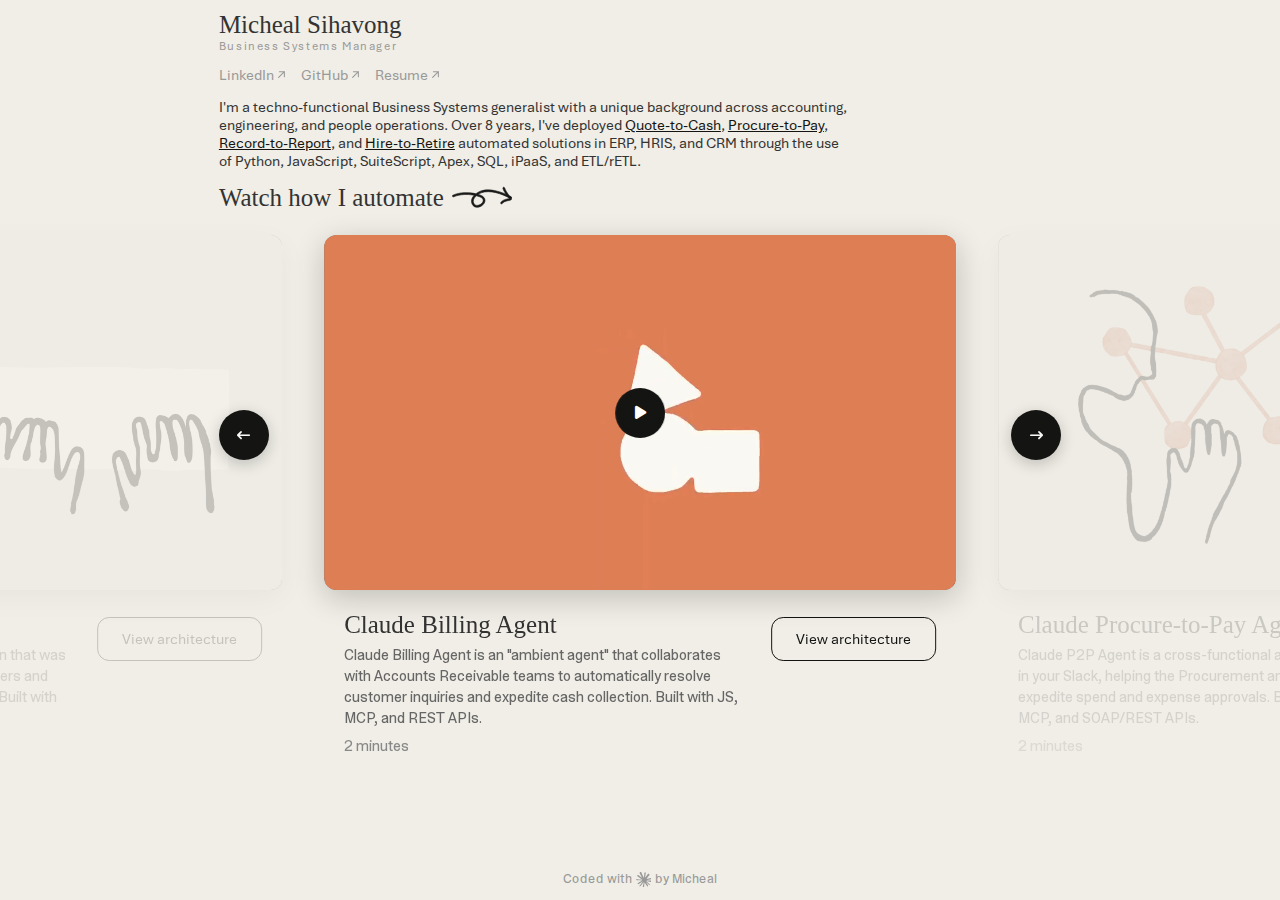
<file: projects/anthropic/index.html>
<!DOCTYPE html>
<html lang="en">
<head>
    <meta charset="UTF-8">
    <meta name="viewport" content="width=device-width, initial-scale=1.0">
    <title>Micheal Sihavong</title>
    <link rel="icon" type="image/png" href="images/logo_icon.png"/>
    <link rel="stylesheet" href="styles.css">
    <link rel="stylesheet" href="https://cdnjs.cloudflare.com/ajax/libs/font-awesome/6.0.0/css/all.min.css">
    <link href="https://fonts.googleapis.com/css2?family=Libre+Baskerville:ital,wght@0,400;0,700;1,400&family=Noto+Sans:ital,wght@0,100..900;1,100..900&display=swap" rel="stylesheet">
</head>
<body>
    <div class="container">
        <header>
            <div class="title"> 
                <span>Micheal Sihavong</span>
            </div>
            <div class="sub-title">
                <span>Business Systems Manager</span>
            </div>           
            <div class="socials">
                <a href="https://www.linkedin.com/in/msihavong/" target="_blank">
                    <span>LinkedIn</span>
                    <svg width="9" style="transform:translate(1px, -2px)" viewBox="0 0 11 12" fill="none" xmlns="http://www.w3.org/2000/svg"><path d="M1.70985 4.5H7.7804M7.7804 4.5V10.5705M7.7804 4.5L0.780396 11.5" stroke="currentColor" stroke-width="1.3" stroke-linecap="round" stroke-linejoin="round"></path></svg>
                </a>
                <a href="https://github.com/mykkelol" target="_blank">
                    <span>GitHub</span>
                    <svg width="9" style="transform:translate(1px, -2px)" viewBox="0 0 11 12" fill="none" xmlns="http://www.w3.org/2000/svg"><path d="M1.70985 4.5H7.7804M7.7804 4.5V10.5705M7.7804 4.5L0.780396 11.5" stroke="currentColor" stroke-width="1.3" stroke-linecap="round" stroke-linejoin="round"></path></svg>
                </a>
                <a href="https://www.linkedin.com/in/micheal-sihavong/" target="_blank">
                    <span>Resume</span>
                    <svg width="9" style="transform:translate(1px, -2px)" viewBox="0 0 11 12" fill="none" xmlns="http://www.w3.org/2000/svg"><path d="M1.70985 4.5H7.7804M7.7804 4.5V10.5705M7.7804 4.5L0.780396 11.5" stroke="currentColor" stroke-width="1.3" stroke-linecap="round" stroke-linejoin="round"></path></svg>
                </a>
            </div>
            <div class="description">
                <p>
                    I'm a techno-functional Business Systems generalist with a unique background
                    across accounting, engineering, and people operations. Over 8 years, I've deployed
                    <a class="hyperlink" href="#" target="_blank">Quote-to-Cash</a>,
                    <a class="hyperlink" href="#" target="_blank">Procure-to-Pay</a>,
                    <a class="hyperlink" href="#" target="_blank">Record-to-Report</a>, and
                    <a class="hyperlink" href="#" target="_blank">Hire-to-Retire</a> 
                    automated solutions in ERP, HRIS, and CRM through the use of Python, 
                    JavaScript, SuiteScript, Apex, SQL, iPaaS, and ETL/rETL.
                </p>
            </div>
            <div class="transition">
                <span>Watch how I automate</span>
                <svg xmlns="http://www.w3.org/2000/svg" 
                     fill="none" 
                     viewBox="0 0 99 35" 
                     class="custom-svg fill-black-900 animate-fade-up delay-500 opacity-0">
                    <path fill="#1a1a1a" 
                          stroke="#1a1a1a" 
                          d="m50.69 15.586.003.002c2.71 2.085 3.807 4.48 3.783 6.912-.036 3.398-2.495 6.788-5.756 8.847-3.23 2.057-7.337 2.958-10.705 1.63-2.33-.896-4.283-2.86-5.335-6.156-1.227-3.776-.209-7.357 1.906-10.448.623-.943 1.34-1.775 2.115-2.574a910 910 0 0 0-3.142-.577c-4.473-.661-9.18-.827-13.696-.578h-.006c-5.96.248-11.657 1.488-17.162 3.801l-.02.008-.02.007c-.747.243-1.61-.113-1.928-.866-.325-.772.064-1.625.79-1.979l.012-.006.013-.005c5.835-2.444 11.876-3.793 18.19-4.046h.002c4.696-.167 9.613-.084 14.303.675h.005c1.845.32 3.668.642 5.472 1.039 2.439-1.88 5.123-3.354 7.421-4.266l.008-.003c7.87-2.971 17.063-2.513 26.01-.395 8.95 2.12 17.707 5.916 24.744 9.684a1.474 1.474 0 0 1 .63 2.01c-.396.762-1.314.998-2.031.632l-.009-.005c-6.764-3.618-15.151-7.292-23.7-9.355-8.557-2.065-17.223-2.504-24.58.284-1.457.552-3.107 1.402-4.732 2.45l.298.116.002.001.316.103c2.214.719 4.83 1.568 6.8 3.058Zm-8.1-.3-.01-.003a15 15 0 0 0-2.323-.682c-1.218 1.025-2.317 2.191-3.185 3.497l-.007.01c-1.634 2.334-2.419 5.01-1.52 7.822.745 2.299 2.04 3.591 3.569 4.196l.007.003c2.404.996 5.459.248 7.987-1.378l.007-.004c2.495-1.541 4.324-3.912 4.35-6.34.014-1.473-.718-3.005-2.59-4.437-.857-.628-1.883-1.11-2.977-1.53-.685-.263-1.369-.493-2.048-.722a80 80 0 0 1-1.26-.431Z">
                    </path>
                    <path fill="#1a1a1a" 
                          stroke="#1a1a1a" 
                          d="M92.573 19.695c.696-.132 1.51-.314 2.202-.528a20 20 0 0 0-.653-.644l-.007-.007a41 41 0 0 0-.723-.696 54 54 0 0 1-.513-.49c-.387-.376-.756-.758-1.02-1.132-2.88-3.993-6.346-8.895-7.89-13.739-.26-.769.181-1.635.972-1.885.77-.243 1.636.125 1.895.997 1.382 4.278 4.479 8.655 7.205 12.508l.258.365c.227.296.592.665 1.03 1.08.172.164.359.338.548.514.275.255.556.517.81.763l.005.005.005.005c.734.756 1.392 1.578 1.643 2.452.238.7-.099 1.674-1.187 2.26l-.011.006c-.727.368-2.038.692-3.15.93-.57.121-1.107.224-1.522.301l-.381.07c-.21.04-.345.064-.394.076h-.001c-3.6.837-6.579 1.642-8.725 4.645l-.006.008-.007.009c-.498.636-1.408.733-2.043.379l-.029-.016-.026-.02c-.657-.488-.826-1.467-.323-2.12 2.699-3.741 6.397-4.941 10.509-5.864l.054-.012h.054l.03-.002.097-.01q.124-.014.318-.042c.259-.038.598-.095.976-.166Z">
                    </path>
                </svg>
            </div>
        </header>

        <main>
            <section class="video-carousel">
                <div class="carousel-container">
                    <button class="carousel-button prev">
                        <i class="fas fa-long-arrow-left"></i>
                    </button>
                    <div class="carousel-track">
                    </div>
                    <button class="carousel-button next">
                        <i class="fas fa-long-arrow-right"></i>
                    </button>
                </div>
            </section>

            <div class="video-modal" id="videoModal">
                <div class="modal-content">
                    <button class="modal-close">
                        <i class="fas fa-times"></i>
                    </button>
                    <div class="video-container">
                    </div>
                </div>
            </div>

            <div class="pdf-modal" id="pdfModal">
                <div class="modal-content">
                    <button class="modal-close">
                        <i class="fas fa-times"></i>
                    </button>
                    <div class="pdf-container">
                        <iframe id="pdfIframe" src="" frameborder="0"></iframe>
                    </div>
                </div>
            </div>
        </main>

        <footer class="footer">
            <div class="footer-content">
                <span>Coded with</span>
                <svg class="claude-logo" fill="currentColor" fill-rule="evenodd" height="1em" style="flex:none;line-height:1" viewBox="0 0 24 24" width="1em" xmlns="http://www.w3.org/2000/svg">
                    <title>Claude</title>
                    <path d="M4.709 15.955l4.72-2.647.08-.23-.08-.128H9.2l-.79-.048-2.698-.073-2.339-.097-2.266-.122-.571-.121L0 11.784l.055-.352.48-.321.686.06 1.52.103 2.278.158 1.652.097 2.449.255h.389l.055-.157-.134-.098-.103-.097-2.358-1.596-2.552-1.688-1.336-.972-.724-.491-.364-.462-.158-1.008.656-.722.881.06.225.061.893.686 1.908 1.476 2.491 1.833.365.304.145-.103.019-.073-.164-.274-1.355-2.446-1.446-2.49-.644-1.032-.17-.619a2.97 2.97 0 01-.104-.729L6.283.134 6.696 0l.996.134.42.364.62 1.414 1.002 2.229 1.555 3.03.456.898.243.832.091.255h.158V9.01l.128-1.706.237-2.095.23-2.695.08-.76.376-.91.747-.492.584.28.48.685-.067.444-.286 1.851-.559 2.903-.364 1.942h.212l.243-.242.985-1.306 1.652-2.064.73-.82.85-.904.547-.431h1.033l.76 1.129-.34 1.166-1.064 1.347-.881 1.142-1.264 1.7-.79 1.36.073.11.188-.02 2.856-.606 1.543-.28 1.841-.315.833.388.091.395-.328.807-1.969.486-2.309.462-3.439.813-.042.03.049.061 1.549.146.662.036h1.622l3.02.225.79.522.474.638-.079.485-1.215.62-1.64-.389-3.829-.91-1.312-.329h-.182v.11l1.093 1.068 2.006 1.81 2.509 2.33.127.578-.322.455-.34-.049-2.205-1.657-.851-.747-1.926-1.62h-.128v.17l.444.649 2.345 3.521.122 1.08-.17.353-.608.213-.668-.122-1.374-1.925-1.415-2.167-1.143-1.943-.14.08-.674 7.254-.316.37-.729.28-.607-.461-.322-.747.322-1.476.389-1.924.315-1.53.286-1.9.17-.632-.012-.042-.14.018-1.434 1.967-2.18 2.945-1.726 1.845-.414.164-.717-.37.067-.662.401-.589 2.388-3.036 1.44-1.882.93-1.086-.006-.158h-.055L4.132 18.56l-1.13.146-.487-.456.061-.746.231-.243 1.908-1.312-.006.006z"></path>
                </svg>
                <span>by Micheal</span>
            </div>
        </footer>
    </div>
    <script src="script.js"></script>
</body>
</html>
</file>
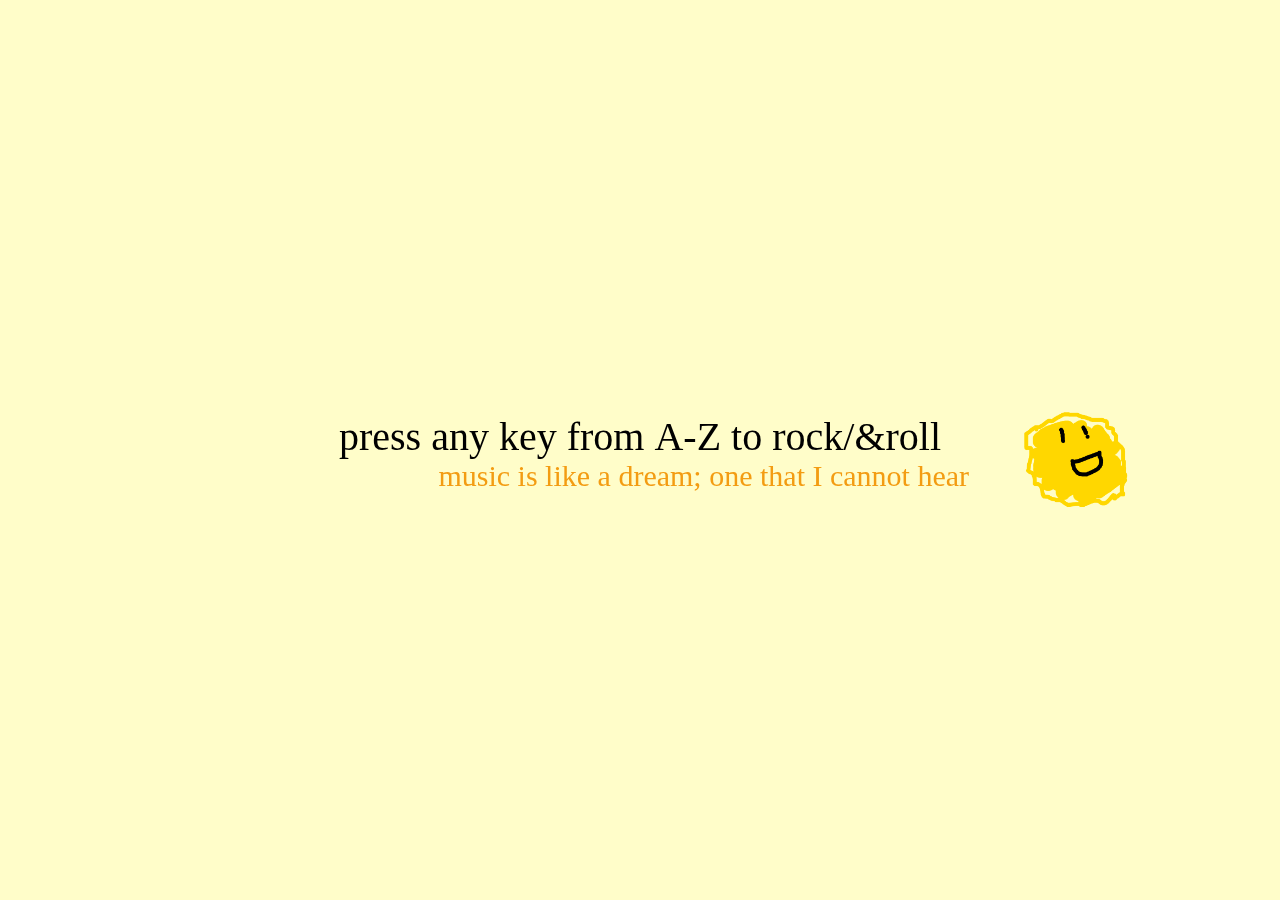
<file: projects/patatap/index.html>
<!DOCTYPE html>
<html>
<head>
	<title>Patatap Clone</title>
	<script type="text/javascript" src="assets/js/lib/paper-full.js"></script>
	<script type="text/javascript" src="assets/js/lib/howler.core.min.js"></script>
	<link rel="stylesheet" type="text/css" href="assets/css/colors.css">
	<link href="https://fonts.googleapis.com/css?family=Indie+Flower|Permanent+Marker" rel="stylesheet">

	<script type="text/paperscript" canvas="myCanvas">
		var raster = new Raster('smiley');
			raster.position = view.center;
			raster.position.x += 440;
			raster.position.y += 10;
			raster.scale(.55);

		var text = new PointText(view.center);
			text.content = "press any key from A-Z to rock/&roll"
			text.style = {
				fontFamily: 'Permanent Marker',
				fontWeight: '400',
				fontSize: '40px',
				fillColor: 'black',
				justification: 'center',
			}

		var tabFlag = "\t\t\t\t\t\t\t\t\t\t\t\t\t\t\t\t\t"
		var text2 = new PointText(view.center);
			text2.content = '\n' + tabFlag + 'music is like a dream; one that I cannot hear'
			text2.style = {
				fontFamily: 'Indie Flower',
				fontWeight: '400',
				fontSize: '30px',
				fillColor: '#f39c12',
				justification: 'center',
			}

		var circles = [];

		var keyData = {
			q: {
				sound: new Howl({
		  		src: ['sounds/bubbles.mp3']
				}),
				color: '#1abc9c'
				},
			w: {
				sound: new Howl({
		  		src: ['sounds/clay.mp3']
				}),
				color: '#2ecc71'
			},
			e: {
				sound: new Howl({
		  		src: ['sounds/confetti.mp3']
				}),
				color: '#3498db'
			},
			r: {
				sound: new Howl({
		  		src: ['sounds/corona.mp3']
				}),
				color: '#9b59b6'
			},
				t: {
				sound: new Howl({
		  		src: ['sounds/dotted-spiral.mp3']
				}),
				color: '#34495e'
			},
			y: {
				sound: new Howl({
		  		src: ['sounds/flash-1.mp3']
				}),
				color: '#16a085'
			},
			u: {
				sound: new Howl({
		  		src: ['sounds/flash-2.mp3']
				}),
				color: '#27ae60'
			},
			i: {
				sound: new Howl({
		  		src: ['sounds/flash-3.mp3']
				}),
				color: '#2980b9'
			},
			o: {
				sound: new Howl({
				src: ['sounds/glimmer.mp3']
				}),
				color: '#8e44ad'
			},
			p: {
				sound: new Howl({
		  		src: ['sounds/moon.mp3']
				}),
				color: '#2c3e50'
			},
			a: {
				sound: new Howl({
		  		src: ['sounds/pinwheel.mp3']
				}),
				color: '#f1c40f'
			},
			s: {
				sound: new Howl({
		  		src: ['sounds/piston-1.mp3']
				}),
				color: '#e67e22'
			},
				d: {
				sound: new Howl({
		  		src: ['sounds/piston-2.mp3']
				}),
				color: '#e74c3c'
			},
			f: {
				sound: new Howl({
		  		src: ['sounds/prism-1.mp3']
				}),
				color: '#95a5a6'
			},
			g: {
				sound: new Howl({
		  		src: ['sounds/prism-2.mp3']
				}),
				color: '#f39c12'
			},
			h: {
				sound: new Howl({
		  		src: ['sounds/prism-3.mp3']
				}),
				color: '#d35400'
			},
			j: {
				sound: new Howl({
		  		src: ['sounds/splits.mp3']
				}),
				color: '#1abc9c'
			},
			k: {
				sound: new Howl({
		  		src: ['sounds/squiggle.mp3']
				}),
				color: '#2ecc71'
			},
			l: {
				sound: new Howl({
		  		src: ['sounds/strike.mp3']
				}),
				color: '#3498db'
			},
			z: {
				sound: new Howl({
		  		src: ['sounds/suspension.mp3']
				}),
				color: '#9b59b6'
			},
			x: {
				sound: new Howl({
		  		src: ['sounds/timer.mp3']
				}),
				color: '#34495e'
			},
			c: {
				sound: new Howl({
		  		src: ['sounds/ufo.mp3']
				}),
				color: '#16a085'
			},
			v: {
				sound: new Howl({
		  		src: ['sounds/veil.mp3']
				}),
				color: '#27ae60'
			},
			b: {
				sound: new Howl({
		  		src: ['sounds/wipe.mp3']
				}),
				color: '#2980b9'
			},
			n: {
				sound: new Howl({
				src: ['sounds/zig-zag.mp3']
				}),
				color: '#8e44ad'
			},
			m: {
				sound: new Howl({
		  		src: ['sounds/moon.mp3']
				}),
				color: '#2c3e50'
			}
		}			

		function onKeyDown(event){
			// check if keyData exists, if it does then operate -- this will get rid of errors when pressing non-existing keys
			if (keyData[event.key]){
				// find max (x,y) for the screen
				var maxPoint = new Point(view.size.width, view.size.height);
				
				// make random points so new Point is created throughout
				var pointRandomizer = Point.random();
				var randPoint = maxPoint * pointRandomizer;
				
				// create circle when key pressed down
				var newCircle = new Path.Circle(randPoint, 500)
				newCircle.fillColor = keyData[event.key].color;

				// play sound
				keyData[event.key].sound.play();

				// push newCircle into circles[] to activate onFrame
				circles.push(newCircle);

				// hide text and change color
				text.content = "";
				text2.fillColor = keyData[event.key].color;
			}
		}

		function onFrame(event){
			// animate colors and size of circles
			for (var i = 0; i < circles.length; i++){
				circles[i].fillColor.hue += 1;
				circles[i].scale(.9);
			
			// remove circle from array to not spam data 
				if (circles[i].area < 1){
					circles[i].remove;
				}
			}
		}

	</script>
</head>
<body>
	<canvas id="myCanvas" resize></canvas>
	<img id="smiley" src="img/drawnSmiley.png">
</body>
</html>
</file>
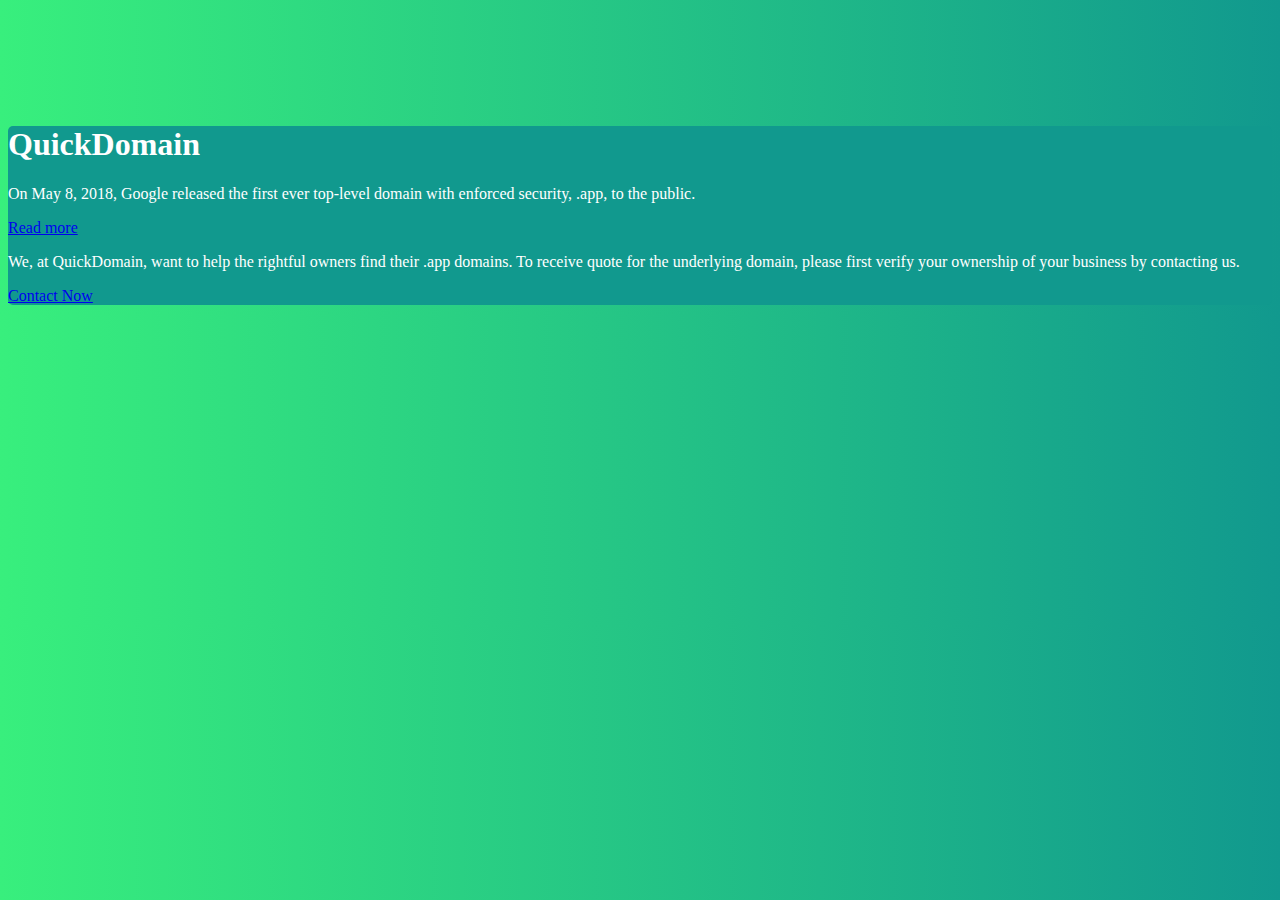
<file: projects/quickdomain/index.html>
<!DOCTYPE html>
<html>
    <head>
        <title>QuickDomain</title>
        <link rel="stylesheet" href="home.css" type="text/css"/>
        <link rel="stylesheet" href="https://maxcdn.bootstrapcdn.com/bootstrap/4.0.0-beta.2/css/bootstrap.min.css" 
        integrity="sha384-PsH8R72JQ3SOdhVi3uxftmaW6Vc51MKb0q5P2rRUpPvrszuE4W1povHYgTpBfshb" crossorigin="anonymous">
    </head>
<body>

    <div class="container">
        <div class="row">
            <div class="col-lg-2 col-md-2 my-4 mx-0"></div>
            <div class="col-lg-8 col-md-8 my-4 mx-0">
                <h1 class="display-3">QuickDomain</h1>
                <p class="lead mx-0 my-2">
                    On May 8, 2018, Google released the first ever top-level domain with enforced security, .app, to the public.
                </p>
                <a class="btn-sm btn-light" href="https://techcrunch.com/2018/05/01/google-is-launching-app-domains-the-first-tlds-secured-with-built-in-https/">Read more</a>
                <p class="lead mx-0 my-2">
                    We, at QuickDomain, want to help the rightful owners find their .app domains. 
                    To receive quote for the underlying domain, please first verify your ownership of your business by contacting us.
                </p>
                <a class="btn-sm btn-light" href="mailto:skobuffs.store@gmail.com?Subject=Domain%20Quote" target="_top">Contact Now</a>
            </div>
            <div class="col-lg-2 col-md-2 my-4 mx-0"></div>
        </div>
    </div>

    
    <script src="https://code.jquery.com/jquery-3.2.1.slim.min.js" integrity="sha384-KJ3o2DKtIkvYIK3UENzmM7KCkRr/rE9/Qpg6aAZGJwFDMVNA/GpGFF93hXpG5KkN" crossorigin="anonymous"></script>
    <script src="https://cdnjs.cloudflare.com/ajax/libs/popper.js/1.12.3/umd/popper.min.js" integrity="sha384-vFJXuSJphROIrBnz7yo7oB41mKfc8JzQZiCq4NCceLEaO4IHwicKwpJf9c9IpFgh" crossorigin="anonymous"></script>
    <script src="https://maxcdn.bootstrapcdn.com/bootstrap/4.0.0-beta.2/js/bootstrap.min.js" integrity="sha384-alpBpkh1PFOepccYVYDB4do5UnbKysX5WZXm3XxPqe5iKTfUKjNkCk9SaVuEZflJ" crossorigin="anonymous"></script>
</body>
</html>
</file>
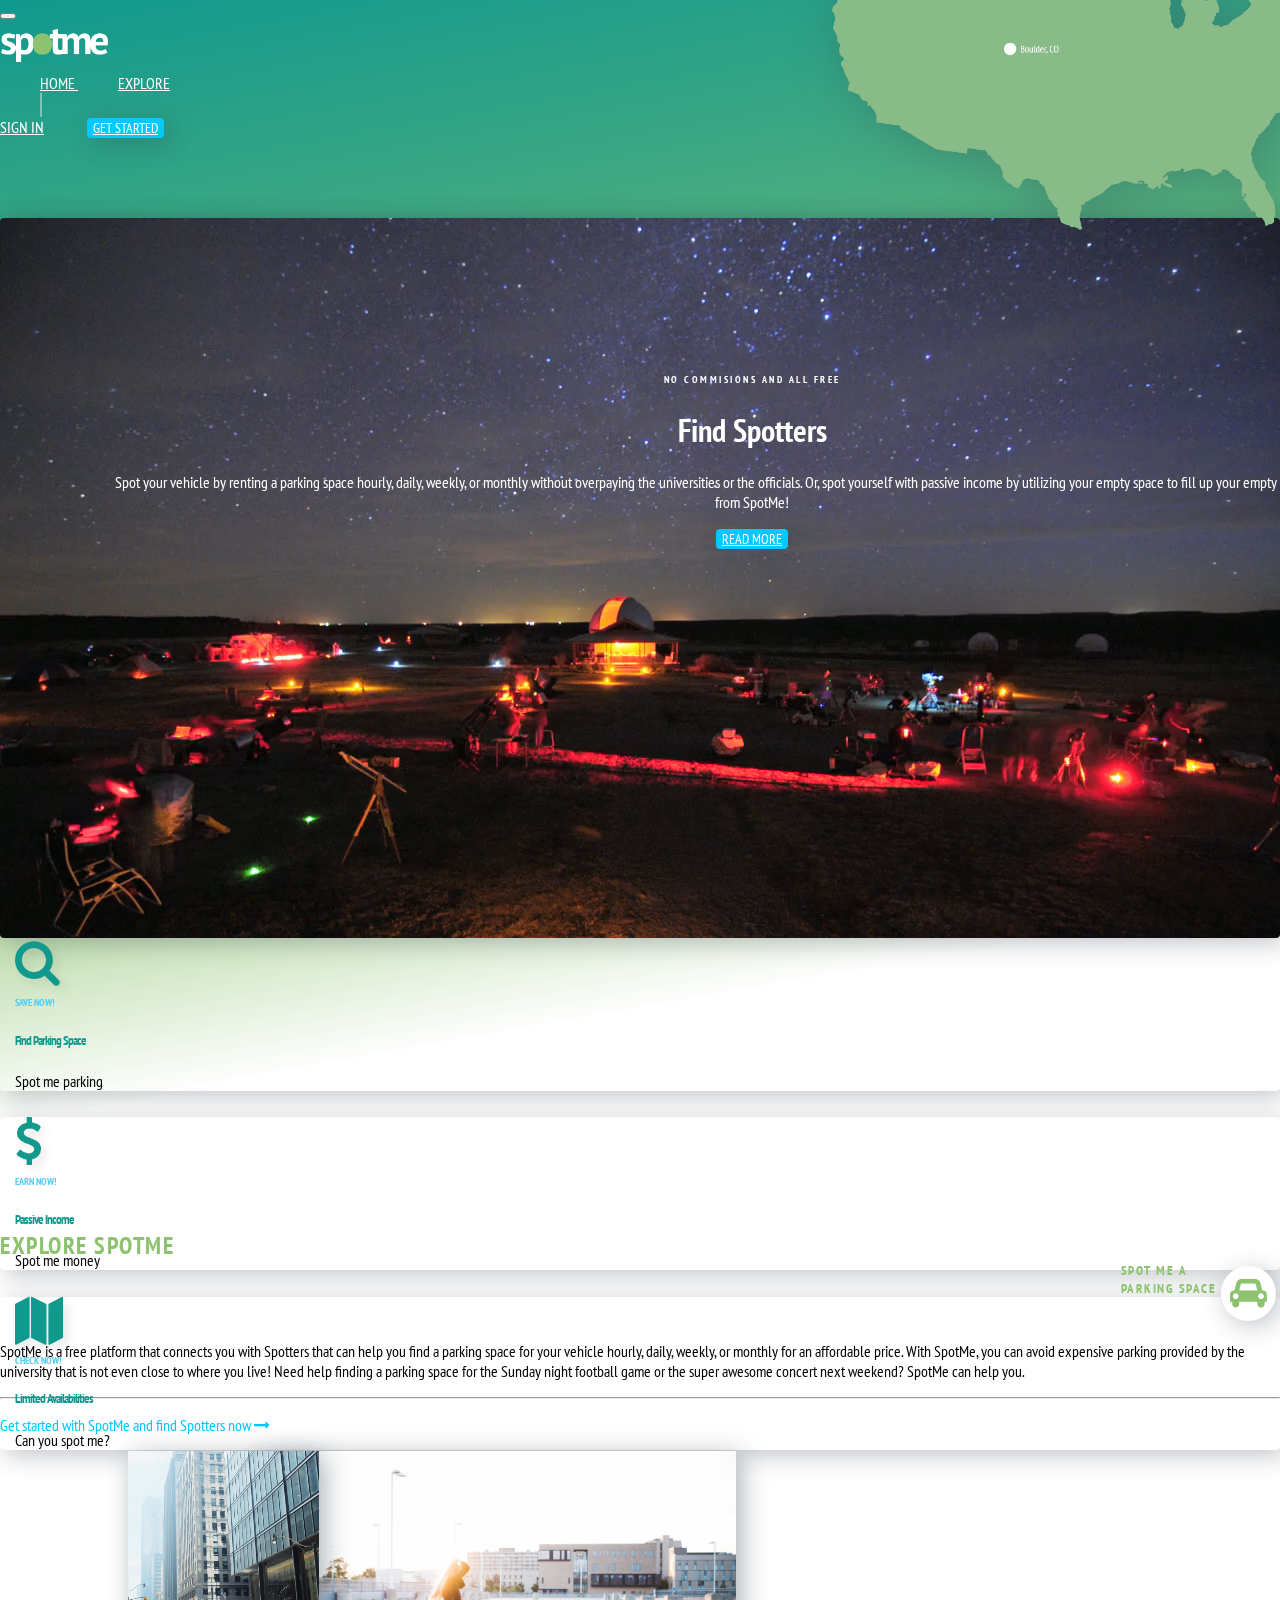
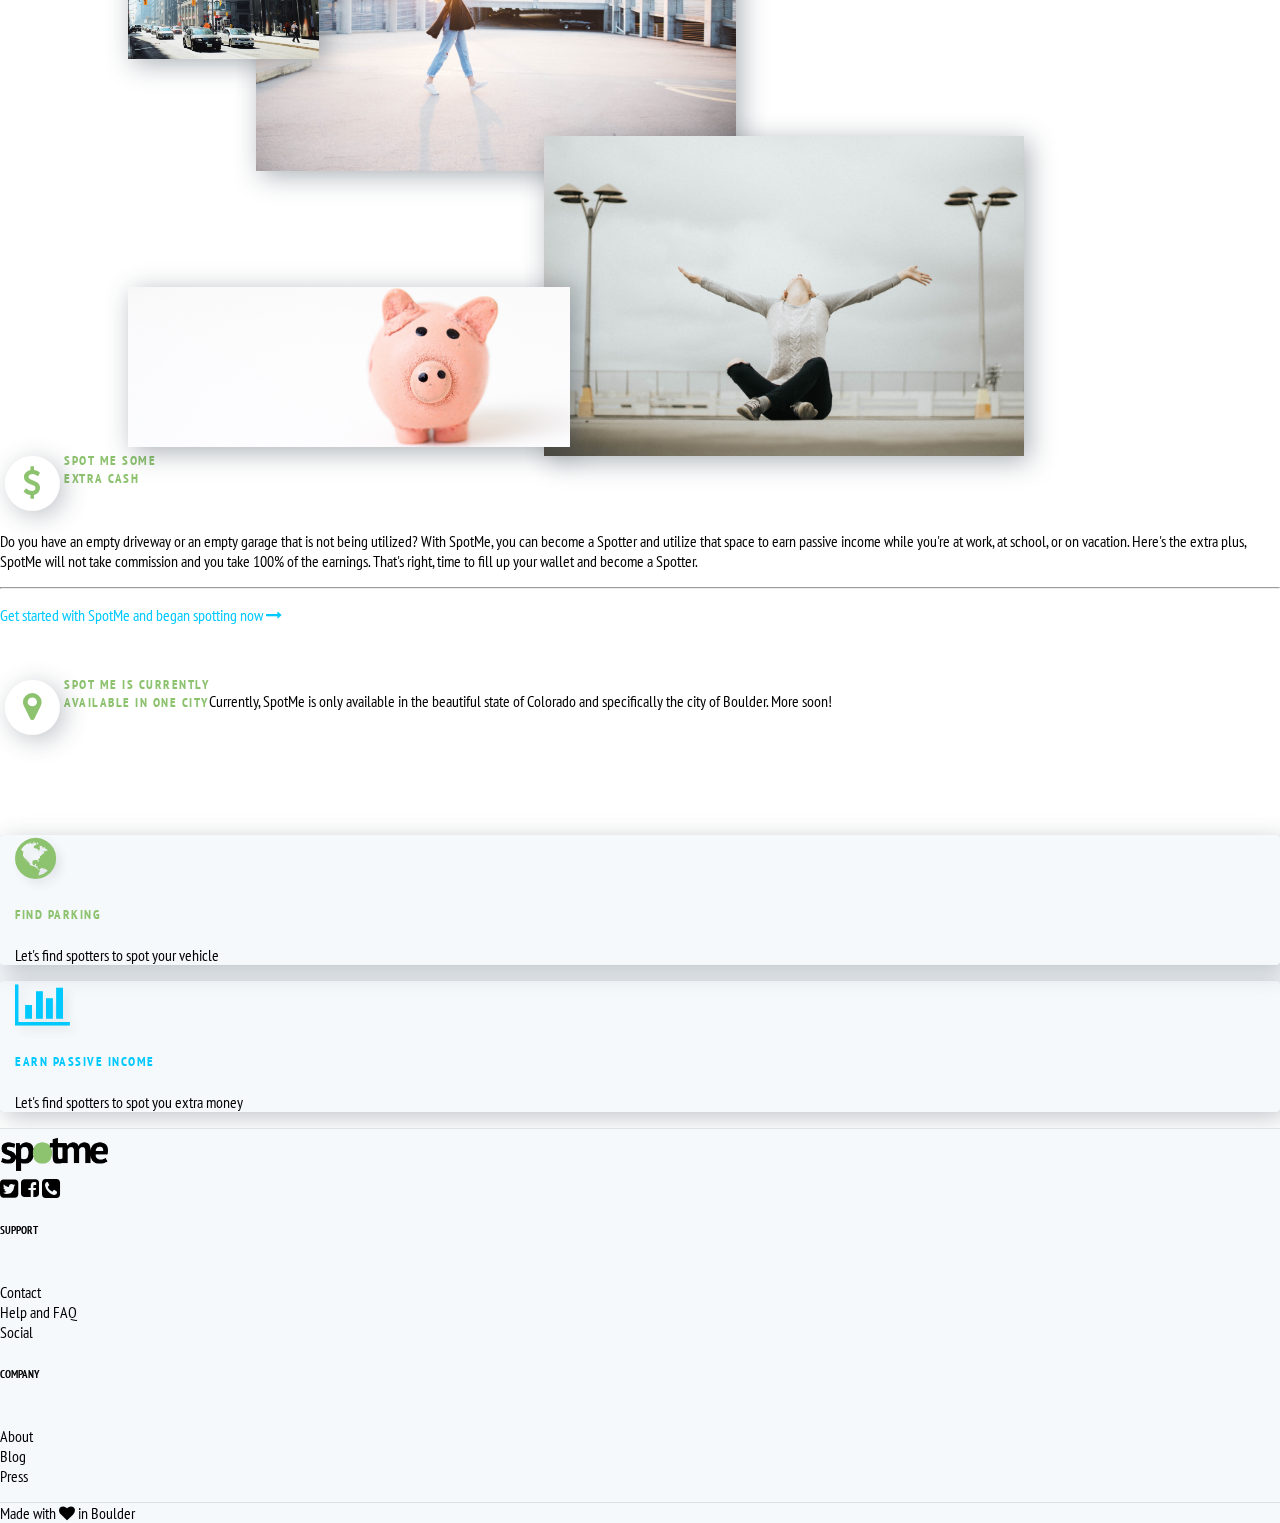
<file: projects/spot-me/index.html>
<!DOCTYPE html>
<html id="page-top">
<head>
    <title>SpotMe</title>
    <link rel="icon" href="misc/images/logo/spotme-logo.png" type="image/png">
    
    <!-- CSS -->
    <link rel="stylesheet" href="assets/css/scrolling.css" type="text/css"/>
    <link rel="stylesheet" href="assets/css/main.css" type="text/css"/>
    
    <!-- Boostrap, FontAwesome, Google Fonts -->
    <link rel="stylesheet" href="https://maxcdn.bootstrapcdn.com/bootstrap/4.0.0-alpha.6/css/bootstrap.min.css" integrity="sha384-rwoIResjU2yc3z8GV/NPeZWAv56rSmLldC3R/AZzGRnGxQQKnKkoFVhFQhNUwEyJ" crossorigin="anonymous">
    <link rel="stylesheet" href="https://maxcdn.bootstrapcdn.com/font-awesome/4.7.0/css/font-awesome.min.css">
    <link href="https://fonts.googleapis.com/css?family=PT+Sans+Narrow:400,700" rel="stylesheet">

</head>
<body>

    <!-- Naviagation Bar -->
    <div class="container pl-0 pr-0 nav-fixed">
        <nav class="navbar navbar-toggleable-md navbar-light fixed-top container-fluid p-0">
                <button class="navbar-toggler navbar-toggler-right mt-2" type="button" data-toggle="collapse" data-target="#navbarNavAltMarkup" aria-controls="navbarNavAltMarkup" aria-expanded="false" aria-label="Toggle navigation">
                    <span class="navbar-toggler-icon"></span>
                </button>
            <div class="container p-0">
                <a class="navbar-brand main-brand scroll spotme" href="#page-top">
                    <img src="misc/images/logo/spotme.png">
                </a>
                <div class="collapse navbar-collapse justify-content-end" id="navbarNavAltMarkup">
                    <div class="navbar-nav b-700">
                        <a class="nav-item nav-link nav-margin-left scroll" href="#page-top">Home <span class="sr-only">(current)</span></a>
                        <a class="nav-item nav-link nav-margin-left scroll" href="#explore">Explore</a>
                        <div class="nav-divider"></div>
                        <a class="nav-item nav-link nav-margin-right" href="https://mykkelol.github.io/projects/spot-me-down/">Sign In</a>
                        <button class="btn-nav rounded-corners">
                            <a class="nav-item nav-link" href="https://mykkelol.github.io/projects/spot-me-down/">Get Started</a>
                        </button>
                    </div>
                </div>
            </div>
        </nav>
    </div>
    
    <!-- Hero Section -->
    <section id="hero" class="hero-section">
        <div class="hero-bg"></div>
        <div class="container">
            <div class="row mt-3">
                <div class="col-xs-12 col-sm-12 col-md-12 col-lg-8">
                    <video autoplay loop class="hero-video rounded-corners" src="misc/video/traffic.mp4"></video>
                    <div class="hero-video-overlay rounded-corners"></div>
                        <div class="hero-text-overlay">
                            <h6 class="hero-text-sub very-small b-700">NO COMMISIONS AND ALL FREE</h6>
                            <h1 class="hero-text-head b-700">Find Spotters</h1>
                            <p class="small">
                                Spot your vehicle by renting a parking space hourly, daily, weekly, or monthly
                                without overpaying the universities or the officials. Or, spot yourself with
                                passive income by utilizing your empty space to fill up your empty wallet with 
                                earnings from SpotMe! 
                            </p>
                            <button class="btn btn-sm btn-nav rounded-corners">
                                <a class="nav-item nav-link scroll" href="#explore" style="color: #fff">Read More</a>
                            </button>
                        </div>
                </div>
                <div id="hero-cards" class="col-xs-12 col-sm-12 col-md-12 col-lg-4">
                    <a class="clear-anchor scroll" href="#explore">
                        <div class="card card-padding-left card-shadow rounded-corners card-hover">
                            <div class="row mb-1 mt-1">
                                <div class="col-md-2 col-lg-3 text-center card-middle small-card-i">
                                    <i class="fa fa-search fa-3x fa-card" aria-hidden="true"></i>
                                </div>
                                <div class="col-md-10 col-lg-9 card-padding-right small-card-t">
                                    <div class="card-block">
                                        <p class="card-subtitle very-small card-sub-color mt-0">Save Now!</p>
                                        <h5 class="mt-2 mb-0 b-700">Find Parking Space</h5>
                                        <p class="card-subtitle small mt-2">Spot me parking</p>
                                    </div>
                                </div>
                            </div>
                        </div>
                    </a>
                    <a class="clear-anchor scroll" href="#passive-income">
                        <div class="card card-padding-left card-shadow rounded-corners card-seperator">
                            <div class="row mb-1 mt-1">
                                <div class="col-md-2 col-lg-3 text-center card-middle small-card-i">
                                    <i class="fa fa-usd fa-3x fa-card" aria-hidden="true"></i>
                                </div>
                                <div class="col-md-10 col-lg-9 card-padding-right small-card-t">
                                    <div class="card-block">
                                        <p class="card-subtitle very-small card-sub-color m-0">Earn Now!</p>
                                        <h5 class="mt-2 mb-0 b-700">Passive Income</h5>
                                        <p class="card-subtitle small mt-2">Spot me money</p>
                                    </div>
                                </div>
                            </div>
                        </div>
                    </a>
                    <a class="clear-anchor scroll" href="#location">
                        <div class="card card-padding-left card-shadow rounded-corners">
                            <div class="row mb-1 mt-1">
                                <div class="col-md-2 col-lg-3 text-center card-middle small-card-i">
                                    <i class="fa fa-map fa-3x fa-card" aria-hidden="true"></i>
                                </div>
                                <div class="col-md-10 col-lg-9 card-padding-right small-card-t">
                                    <div class="card-block">
                                        <p class="card-subtitle very-small card-sub-color m-0">Check Now!</p>
                                        <h5 class="mt-2 mb-0 b-700">Limited Availabilities</h5>
                                        <p class="card-subtitle small mt-2">Can you spot me?</p>
                                    </div>
                                </div>
                            </div>
                        </div>
                    </a>
                </div>
            </div>
        </div>
    </section>
    
    <!-- Explore/Parking Section -->
    <section id="explore" class="explore-section">
        <div class="container">
            <h2 class="section-header text-center mb-5 header">Explore SpotMe</h2>
            <div class="row">
                <div class="col-lg-6">
                    <div class="pull-right ml-3">
                        <span class="fa-stack fa-2x">
                            <i class="fa fa-circle fa-stack-2x"></i>
                            <i class="fa fa-car fa-stack-1x" aria-hidden="true"></i>
                        </span>
                    </div>
                    <div class="pull-right ml-3">
                        <h5 class="section-header text-right mt-2 header">SPOT ME A</h5>
                        <h5 class="section-header text-right">PARKING SPACE</h5>
                    </div>
                    <div class="ml-5 pull-right text-right">
                        <p class="mt-3 ml-1">
                                SpotMe is a free platform that connects you with Spotters that can 
                                help you find a parking space for your vehicle hourly, daily, weekly, 
                                or monthly for an affordable price. With SpotMe, you can avoid expensive parking 
                                provided by the university that is not even close to where you 
                                live! Need help finding a parking space for the Sunday 
                                night football game or the super awesome concert next weekend?
                                SpotMe can help you.
                        </p>
                        <hr>
                        <a class="link-container" href="https://mykkelol.github.io/projects/spot-me-down/">
                            <p>
                                Get started with SpotMe and find Spotters now 
                                <i class="fa fa-long-arrow-right" aria-hidden="true"></i>
                            </p>
                        </a>
                    </div>
                </div>
                <div class="col-lg-6">
                    <img class="img-fluid img-explore-1 hidden-md-down" src="misc/images/explore/parking1.jpg">
                    <img class="img-fluid img-explore-2 hidden-md-down" src="misc/images/explore/parking2.jpg">
                </div>
            </div>
        </div>
    </section>
    
    <!-- Passive Income Section -->
    <section id="passive-income" class="passive-income-section">
        <div class="container">
            <div class="row">
                <div class="col-lg-6">
                    <img class="img-fluid img-explore-1 hidden-md-down" src="misc/images/explore/passive1.jpg">
                    <img class="img-fluid img-explore-2 hidden-md-down" src="misc/images/explore/passive2.jpg">
                </div>
                <div class="col-lg-6">
                    <div class="pull-left ml-5">
                        <span class="fa-stack fa-2x">
                            <i class="fa fa-circle fa-stack-2x"></i>
                            <i class="fa fa-usd fa-stack-1x" aria-hidden="true"></i>
                        </span>
                    </div>
                    <div class="pull-left ml-3">
                        <h5 class="section-header text-left mr-2 mt-2 header">Spot Me Some</h5>
                        <h5 class="section-header text-left mr-2">extra cash</h5>
                    </div>
                    <div class="pull-left ml-5">
                        <p class="mt-3 ml-1">
                                Do you have an empty driveway or an empty garage that is not being utilized?
                                With SpotMe, you can become a Spotter and utilize that space to earn passive income
                                while you're at work, at school, or on vacation. Here's the extra plus, SpotMe will not
                                take commission and you take 100% of the earnings. That's right, time to fill up your
                                wallet and become a Spotter.
                        </p>
                        <hr>
                        <a class="link-container" href="https://mykkelol.github.io/projects/spot-me-down/">
                            <p>
                                Get started with SpotMe and began spotting now
                                <i class="fa fa-long-arrow-right" aria-hidden="true"></i>
                            </p>
                        </a>
                    </div>
                </div>
            </div>
        </div>
    </section>
    
    <!-- Location Section -->
    <section id="location" class="location-section">
        <div class="container">
            <div class="row">
                <div class="col-lg-6 mt-5">
                    <div class="pull-left ml-5">
                        <span class="fa-stack fa-2x">
                            <i class="fa fa-circle fa-stack-2x"></i>
                            <i class="fa fa-map-marker fa-stack-1x" aria-hidden="true"></i>
                        </span>
                    </div>
                    <div class="pull-left ml-3">
                        <h5 class="section-header text-left mr-2 mt-2 header">Spot me is currently</h5>
                        <h5 class="section-header text-left mr-2">available in one city</h5>
                    </div>
                    <div class="ml-5">
                        <p class="pull-left mt-3 ml-1">
                            Currently, SpotMe is only available in the beautiful state of Colorado and specifically the
                            city of Boulder. More soon!
                        </p>
                    </div>
                </div>
                <div class="col-lg-6 pt-5">
                    <img class="img-fluid img-explore-1 hidden-md-down" src="misc/images/explore/location_1.png">
                </div>
            </div>
        </div>
    </section>
    
    <!-- Choose Section -->
    <section id="choose" class="choose-section">
        <div class="container">
            <div class="row pt-5 pb-5">
                <div class="col-lg-6 col-md-12 mt-5 mb-5 parking">
                    <a class="clear-anchor" href="https://mykkelol.github.io/projects/spot-me-down/">
                        <div class="card card-padding-left card-shadow rounded-corners">
                            <div class="row mb-5 mt-5">
                                <div class="col-md-4 col-lg-4 text-center card-middle">
                                    <i class="fa fa-globe fa-3x fa-card" aria-hidden="true"></i>
                                </div>
                                <div class="col-md-8 col-lg-8 card-padding-right">
                                    <div class="card-block">
                                        <h5 class="mb-2 b-700 parking header">FIND PARKING</h5>
                                        <p class="card-subtitle small m-0">Let's find spotters to spot your vehicle</p>
                                    </div>
                                </div>
                            </div>
                        </div>
                    </a>
                </div>
                <div class="col-lg-6 col-md-12 mt-5 mb-5 income">
                    <a class="clear-anchor" href="https://mykkelol.github.io/projects/spot-me-down/">
                        <div class="card card-padding-left card-shadow rounded-corners">
                            <div class="row mb-5 mt-5">
                                <div class="col-md-4 col-lg-4 text-center card-middle">
                                    <i class="fa fa-bar-chart fa-3x fa-card" aria-hidden="true"></i>
                                </div>
                                <div class="col-md-8 col-lg-8 card-padding-right">
                                    <div class="card-block">
                                        <h5 class="mb-2 b-700">EARN PASSIVE INCOME</h5>
                                        <p class="card-subtitle small m-0">Let's find spotters to spot you extra money</p>
                                    </div>
                                </div>
                            </div>
                        </div>
                    </a>
                </div>
            </div>
        </div>
    </section>
    
    <footer id="footer" class="footer-section">
        <div class="container footer-hr pt-5">
            <div class="row">
                <div class="col-xs-3 col-sm-3 col-md-3 col-lg-3">
                    <img class="footer-logo" src="misc/images/logo/spotme-inverted.png">
                    <div class="container-fluid">
                        <div class="row">
                            <div class="col-sm-12 p-0">
                                <i class="fa fa-twitter-square fa-lg" aria-hidden="true"></i>
                                <i class="fa fa-facebook-square fa-lg" aria-hidden="true"></i>
                                <i class="fa fa-phone-square fa-lg" aria-hidden="true"></i>
                            </div>
                        </div>
                    </div>
                </div>
               <div class="col-xs-5 col-sm-5 col-md-9 col-lg-9">
                   <div class="container">
                        <div class="row">
                            <div class="col-xs-5 col-sm-5 col-md-6 col-lg-6">
                                <h6>SUPPORT</h6>
                                <ul class="mt-3 p-0 small" style="list-style-type: none; display: inline;">
                                    <li>
                                        <a class="clear-anchor scroll" href="#page-top">Contact</a>
                                    </li>
                                    <li>
                                        <a class="clear-anchor scroll" href="#page-top">Help and FAQ</a>
                                    </li>
                                    <li>
                                        <a class="clear-anchor scroll" href="#page-top">Social</a>
                                    </li>
                                </ul>
                            </div>
                            <div class="col-xs-5 col-sm-5 col-md-6 col-lg-6">
                                <h6>COMPANY</h6>
                                <ul class="mt-3 p-0 small" style="list-style-type: none; display: inline;">
                                    <li>
                                        <a class="clear-anchor scroll" href="#page-top">About</a>
                                    </li>
                                    <li>
                                        <a class="clear-anchor scroll" href="#page-top">Blog</a>
                                    </li>
                                    <li>
                                        <a class="clear-anchor scroll" href="#page-top">Press</a>
                                    </li>
                                </ul>
                            </div>
                        </div>
                   </div>
               </div>
            </div>
            <div class="footer-secondary pt-5">
                <p class="text-center small m-0 p-3 footer-hr">Made with <i class="fa fa-heart" aria-hidden="true"></i> in Boulder</p>
            </div>
        </div>
    </footer>
    
    <!-- Bootstrap -->
    <script src="https://maxcdn.bootstrapcdn.com/bootstrap/4.0.0-alpha.6/js/bootstrap.min.js" integrity="sha384-vBWWzlZJ8ea9aCX4pEW3rVHjgjt7zpkNpZk+02D9phzyeVkE+jo0ieGizqPLForn" crossorigin="anonymous"></script>
    
    <!-- jQuery -->
    <script type="text/javascript" src="https://cdnjs.cloudflare.com/ajax/libs/jquery/3.2.1/jquery.min.js"></script>
    
    <!-- JavaScript -->
    <script type="text/javascript" src="assets/js/main.js"></script>
    <script type="text/javascript" src="assets/js/scrolling.js"></script>
</body>
</html>
</file>
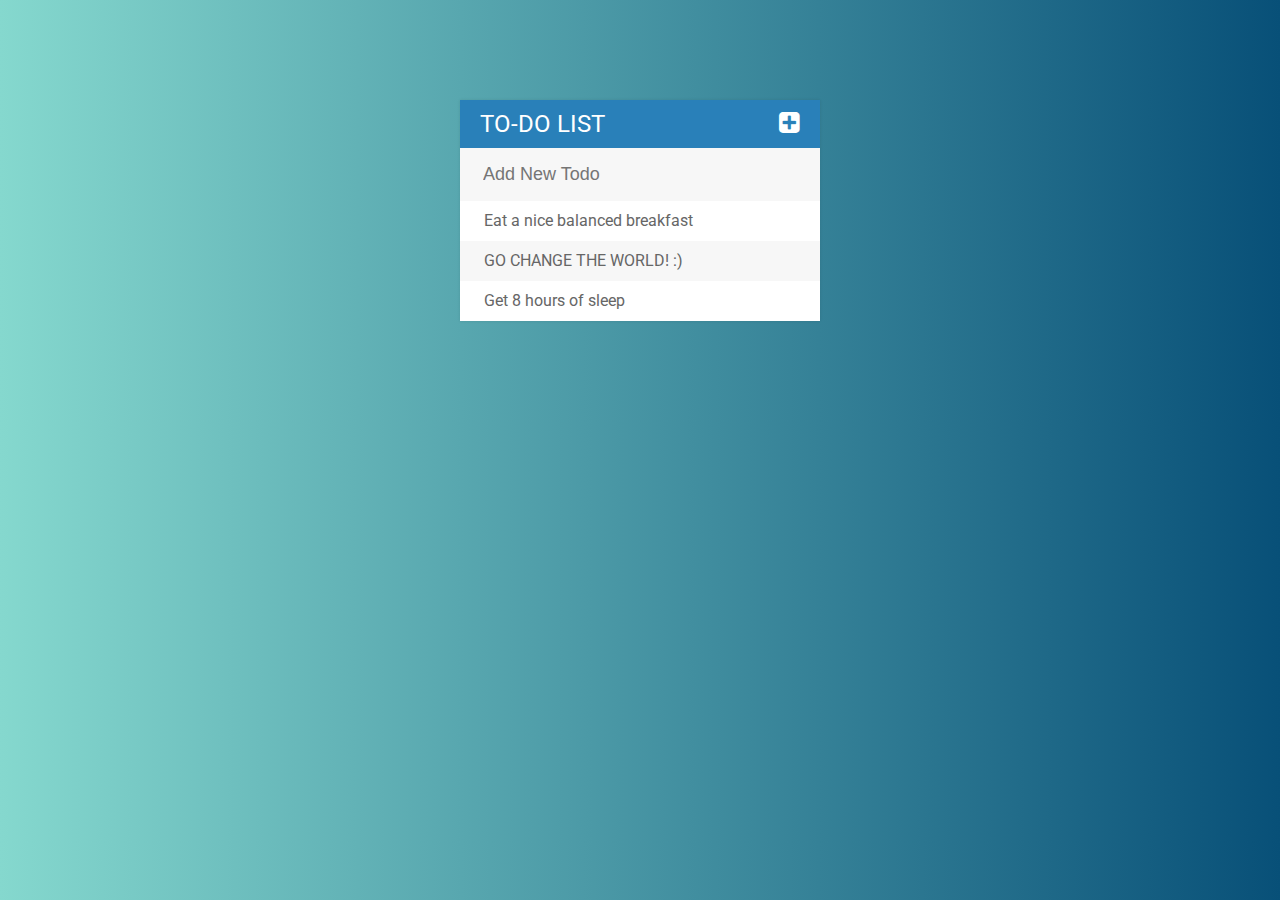
<file: projects/todoList/index.html>
<!DOCTYPE html>
<html>
<head>
	<title>To-do List</title>
	<link rel="stylesheet" type="text/css" href="assets/css/todo.css">
	<link href="https://fonts.googleapis.com/css?family=Roboto:400,500,700" rel="stylesheet">
	<link rel="stylesheet" type="text/css" href="https://cdnjs.cloudflare.com/ajax/libs/font-awesome/4.7.0/css/font-awesome.min.css">
	<script type="text/javascript" src="assets/js/lib/jquery-3.2.1.min.js"></script>
</head>
<body>

	<div id="container">
		<h1>To-do list<i class="fa fa-plus-square"></i></h1>
		<input type="text" placeholder="Add New Todo">
		<ul>
			<li><span><i class="fa fa-trash"></i></span> Eat a nice balanced breakfast</li>
			<li><span><i class="fa fa-trash"></i></span> GO CHANGE THE WORLD! :)</li>
			<li><span><i class="fa fa-trash"></i></span> Get 8 hours of sleep</li>
		</ul>
	</div>

<script type="text/javascript" src="assets/js/todo.js"></script>
</body>
</html>
</file>
<file: projects/anthropic/styles.css>
* {
    margin: 0;
    padding: 0;
    box-sizing: border-box;
}

::selection {
    background: #e0b3a1;
}

@font-face {
    font-family: 'CameraPlain';
    src: url('fonts/04c95c14768672d3-s.p.woff2') format('woff2');
    font-weight: normal;
    font-style: normal;
    font-display: swap;
}

@font-face {
    font-family: 'Aptos Display';
    src: url('fonts/Aptos-Display.ttf') format('truetype');
    font-weight: normal;
    font-style: normal;
    font-display: swap;
}

@font-face {
    font-family: 'Aptos';
    src: url('fonts/Aptos.ttf') format('truetype');
    font-weight: normal;
    font-style: normal;
    font-display: swap;
}

body {
    line-height: 1.6;
    background-color: #f0eee6;
    color: #333;
    font-family: "CameraPlain", sans-serif;
    overflow-x: hidden;
}

.container {
    max-width: 100%;
    margin: 0 auto;
    min-height: 100vh;
    display: flex;
    flex-direction: column;
}

header {
    margin: 10px 15% 0 15%;
    line-height: 1;
    position: relative;
    font-family: "Aptos", sans-serif;
    z-index: 1;
}

header .title {
    font-family: "Newsreader", serif;
    font-size: 25px;
    margin-bottom: 3px;
}

header .sub-title {
    font-size: 12px;
    letter-spacing: 1.6px;
    color: #999;
    margin-bottom: 15px;
}

header .description {
    font-size: 15px;
    line-height: 1.2;
    display: flex;
    gap: 20px;
    align-items: flex-start;
    margin-bottom: 15px;
}

header .description p {
    width: 75%;
    margin: 0;
}

header .description .right-content {
    width: 25%;
}

header .socials a {
    font-size: 15px;
    text-decoration: none;
    text-align: center;
    color: #999;
    display: inline-block;
    min-width: 50px;
    margin: 0 12px 15px 0;
}

header .socials a:hover svg {
    color: #141413;
}

header .socials a:hover span {
    color: #141413;
    text-decoration: underline;
}

header .transition {
    font-family: "Newsreader", serif;
    font-size: 25px;
    text-align: center;
    display: flex;
    align-items: center;
    gap: 8px;
    margin-bottom: 25px;
}

header .transition svg {
    width: 60px;
    height: 25px;
    vertical-align: middle;
    position: relative;
}

.hyperlink {
    color: #141413;
    text-decoration: underline;
}

.hyperlink:hover {
    color: #5e5d59;
}



.video-container {
    width: 100%;
    margin-bottom: 0;
    position: relative;
}

video {
    width: 100%;
    border-radius: 12px;
    background: #000;
    display: block;
}

.play-button-overlay {
    position: absolute;
    top: 0;
    left: 0;
    width: 100%;
    height: 100%;
    display: flex;
    justify-content: center;
    align-items: center;
    transition: background-color 0.3s ease;
    z-index: 1;
}

.play-button-overlay.hidden {
    opacity: 0;
    pointer-events: none;
}

.play-button {
    width: 50px;
    height: 50px;
    border-radius: 50%;
    background: #141413;
    border: none;
    cursor: pointer;
    display: flex;
    justify-content: center;
    align-items: center;
    transition: all 0.3s ease;
    outline: none;
    position: relative;
    overflow: hidden;
}

.play-button:hover {
    width: 130px;
    border-radius: 25px;
    background: rgba(61, 61, 58, 0.6);
    backdrop-filter: blur(2px);
    -webkit-backdrop-filter: blur(2px);
}

.play-button i {
    font-size: 15px;
    color: white;
    transition: all 0.3s ease;
    z-index: 2;
    width: 40px;
    height: 40px;
    display: flex;
    align-items: center;
    justify-content: center;
    background: #141413;
    border-radius: 50%;
    position: absolute;
    left: 5px;
}

.play-button::after {
    content: "Watch demo";
    color: white;
    font-size: 12px;
    font-family: "Aptos", sans-serif;
    position: absolute;
    left: 50px;
    top: 40%;
    transform: translateY(-50%);
    opacity: 0;
    transition: opacity 0.3s ease;
    white-space: nowrap;
    line-height: 1;
}

.play-button::before {
    content: attr(data-duration);
    color: rgba(255, 255, 255, 0.7);
    font-size: 10px;
    font-family: "Aptos", sans-serif;
    position: absolute;
    left: 50px;
    top: 42%;
    transform: translateY(8px);
    opacity: 0;
    transition: opacity 0.3s ease;
    white-space: nowrap;
    line-height: 1;
}

.play-button:hover::after,
.play-button:hover::before {
    opacity: 1;
}

@media (max-width: 768px) {
    .play-button {
        width: 50px;
        border-radius: 50%;
        background: #141413;
        transition: all 0.5s ease;
    }
    
    .play-button.expanded {
        width: 130px;
        border-radius: 25px;
        background: rgba(61, 61, 58, 0.6);
        backdrop-filter: blur(2px);
        -webkit-backdrop-filter: blur(2px);
    }
    
    .play-button::after,
    .play-button::before {
        opacity: 0;
        transition: opacity 0.5s ease;
    }
    
    .play-button.expanded::after,
    .play-button.expanded::before {
        opacity: 1;
    }
    
    .play-button i {
        left: 5px;
    }
    
    .play-button {
        animation: mobilePlayButtonEntrance 0.8s ease-out;
    }
    
    @keyframes mobilePlayButtonEntrance {
        0% {
            opacity: 0;
            transform: scale(0.8);
        }
        100% {
            opacity: 1;
            transform: scale(1);
        }
    }
}

.video-carousel {
    position: relative;
    width: 100%;
    overflow: visible;
    min-height: 400px;
    scroll-behavior: smooth;
}

.carousel-container {
    position: relative;
    width: 100%;
    display: flex;
    align-items: center;
    justify-content: center;
    min-height: 500px;
    padding: 0 3%;
}

.carousel-container.scroll-feedback {
    animation: scrollFeedback 0.3s ease-out;
}

@keyframes scrollFeedback {
    0% { transform: scale(1); }
    50% { transform: scale(0.98); }
    100% { transform: scale(1); }
}

.carousel-track {
    display: flex;
    align-items: center;
    justify-content: center;
    width: 100%;
    position: relative;
    transition: transform 0.5s ease;
    padding: 20px 0;
    min-height: 500px;
}

.carousel-item {
    position: absolute;
    width: min(60%, 850px);
    transition: all 0.5s ease;
    opacity: 0;
    left: 50%;
    top: 0;
    transform: translate(-50%, -50%);
    aspect-ratio: 16/9;
    display: flex;
    flex-direction: column;
    gap: 15px;
}

.carousel-item.active {
    opacity: 1;
    z-index: 2;
    pointer-events: auto;
    filter: blur(0);
}

.carousel-item.adjacent {
    opacity: 0.3;
    z-index: 1;
    pointer-events: auto;
    filter: blur(.3px);
    cursor: pointer;
}

.carousel-item.adjacent:nth-child(odd) {
    left: -15%;
    transform: translate(-100%, -50%);
}

.carousel-item.adjacent:nth-child(even) {
    left: 115%;
    transform: translate(0, -50%);
}

.carousel-item video,
.carousel-item iframe {
    width: 100%;
    height: 100%;
    border-radius: 12px;
    box-shadow: 0 4px 20px rgba(0, 0, 0, 0.3);
    display: block;
    background: #000;
}

.carousel-button {
    position: absolute;
    top: 40%;
    transform: translateY(-50%);
    background-color: #141413;
    border: none;
    width: 50px;
    height: 50px;
    border-radius: 50%;
    cursor: pointer;
    z-index: 3;
    display: flex;
    align-items: center;
    justify-content: center;
    box-shadow: 0 4px 15px rgba(0, 0, 0, 0.2);
    transition: all 0.3s ease;
}

.carousel-button i {
    font-size: 13px;
    color: #faf9f5;
}

.carousel-button:hover {
    background-color: #3d3d3a;
    box-shadow: 0 4px 15px rgba(0, 0, 0, 0.4);
    transform: translateY(-50%) scale(1.05);
}

.carousel-button.prev {
    left: 3%;
}

.carousel-button.next {
    right: 3%;
}

.navigation-preview {
    position: absolute;
    top: 50%;
    transform: translateY(-50%);
    background: #323231;
    border-radius: 8px;
    padding: 11px;
    margin: 0 15px;
    box-shadow: 0 4px 20px rgba(0, 0, 0, 0.15);
    width: 230px;
    z-index: 4;
    pointer-events: none;
    text-align: left;
}

.navigation-preview.left {
    right: 100%;
    margin-right: 15px;
}

.navigation-preview.right {
    left: 100%;
    margin-left: 15px;
}

.preview-content h3 {
    font-family: "Aptos Display", sans-serif;
    font-size: 15px;
    font-weight: 400;
    color: white;
    margin-bottom: 3px;
}

.preview-content p {
    font-family: "Aptos", sans-serif;
    font-size: 13px;
    color: lightgray;
    margin-bottom: 3px;
}

.preview-subtext {
    font-family: "Aptos", sans-serif;
    font-size: 12px;
    color: #888;
    display: block;
}

.thumbnail-container {
    position: relative;
    width: 100%;
    height: 100%;
    border-radius: 12px;
    overflow: hidden;
    box-shadow: 0 8px 30px rgba(0, 0, 0, 0.2);
}

.thumbnail-container img,
.thumbnail-container video {
    width: 100%;
    height: 100%;
    object-fit: cover;
}

.thumbnail-video {
    width: 100%;
    height: 100%;
    object-fit: cover;
    background: #000;
}

.still-thumbnail {
    width: 100%;
    height: 100%;
    object-fit: cover;
    background: #000;
}

.video-modal {
    display: none;
    position: fixed;
    top: 0;
    left: 0;
    width: 100%;
    height: 100%;
    background: rgba(0, 0, 0, 0.85);
    z-index: 1000;
    opacity: 0;
    transition: opacity 0.3s ease;
    transform: translateZ(0);
    -webkit-transform: translateZ(0);
}

.video-modal.active {
    display: flex;
    opacity: 1;
}

.video-modal.mobile-active {
    position: fixed !important;
    top: 0 !important;
    left: 0 !important;
    right: 0 !important;
    bottom: 0 !important;
    width: 100vw !important;
    height: 100vh !important;
}

.modal-content {
    position: relative;
    width: 90%;
    max-width: 1200px;
    margin: auto;
    aspect-ratio: 16/9;
    transform: translateZ(0);
    -webkit-transform: translateZ(0);
}

.modal-close {
    position: absolute;
    top: -40px;
    right: 0;
    background: none;
    border: none;
    color: white;
    font-size: 24px;
    cursor: pointer;
    padding: 10px;
    transition: transform 0.3s ease;
}

.modal-close:hover {
    transform: scale(1.1);
}

.video-container {
    width: 100%;
    height: 100%;
    background: #000;
    border-radius: 12px;
    overflow: hidden;
}

.video-container video,
.video-container iframe {
    width: 100%;
    height: 100%;
    border: none;
}

.pdf-modal {
    display: none;
    position: fixed;
    top: 0;
    left: 0;
    width: 100%;
    height: 100%;
    background: rgba(0, 0, 0, 0.85);
    z-index: 1000;
    opacity: 0;
    transition: opacity 0.3s ease;
}

.pdf-modal.active {
    display: flex;
    opacity: 1;
}

.pdf-container {
    width: 100%;
    height: 100%;
    background: white;
    border-radius: 12px;
    overflow: hidden;
}

.pdf-container iframe {
    width: 100%;
    height: 100%;
    border: none;
}

.video-title {
    font-size: 25px;
    font-family: "Newsreader", serif;
}

.video-description {
    text-align: left;
    padding: 0 20px;
    display: flex;
    justify-content: space-between;
    align-items: flex-start;
    gap: 20px;
}

.video-description .text-content {
    flex: 1;
}

.video-description p {
    font-size: 15px;
    color: #666;
    margin-bottom: 5px;
    line-height: 1.4;
}

.video-description .subtext {
    font-size: 15px;
    color: #888;
    display: block;
}

.read-more-btn {
    background-color: #f0eee6;
    font-family: "Aptos", sans-serif;
    color: #141413;
    border: solid 1px #141413;
    padding: 12px 24px;
    border-radius: 12px;
    font-size: 15px;
    cursor: pointer;
    transition: transform 0.3s ease, box-shadow 0.3s ease;
    white-space: nowrap;
    margin-top: 12px;
}

.read-more-btn:hover {
    box-shadow: 0 4px 15px rgba(0, 0, 0, 0.2);
    background-color: #141413;
    color: white;
}

.footer {
    margin-top: auto;
    padding: 10px 0;
    text-align: center;
}

.footer-content {
    display: flex;
    align-items: center;
    justify-content: center;
    gap: 4px;
    font-size: 13px;
    color: #999;
}

.claude-logo {
    color: #999;
    width: 1.2em;
    height: 1.2em;
    flex-shrink: 0;
}

.claude-logo:hover {
    color: #d97757;
}

.carousel-item.adjacent .play-button-overlay {
    opacity: 0;
    pointer-events: none;
}

@media (min-width: 1400px) {
    .container {
        width: min(70%, 1200px);
    }
}

@media (min-width: 1000px) {
    header {
        margin: 12px 3% 0 3%;
    }
    
    .container {
        width: min(70%, 1000px);
    }

    .carousel-item {
        width: min(75%, 850px);
    }

    .mobile-nav-container {
        display: none !important;
    }
}

@media (max-width: 768px) {
    header {
        margin: 12px 15px 0 15px;
    }

    header .transition {
        margin-bottom: 0;
    }

    header .description {
        flex-direction: column;
        gap: 15px;
    }

    header .description p,
    header .description .right-content {
        width: 100%;
    }

    .carousel-track {
        min-height: 450px;
        padding: 0;
    }

    .carousel-container {
        padding: 20px 15px;
        position: relative;
        overflow: hidden;
    }

    .carousel-item {
        width: min(100%, 500px);
    }

    .carousel-button {
        display: none !important;
    }

    .carousel-item.adjacent:nth-child(odd) {
        left: -15%;
        transform: translate(-100%, -50%);
        clip-path: inset(0 0 0 0);
    }

    .carousel-item.adjacent:nth-child(even) {
        left: 115%;
        transform: translate(0, -50%);
        clip-path: inset(0 0 0 0);
    }

    .carousel-item.adjacent .video-description {
        opacity: 0;
        pointer-events: none;
    }

    .carousel-item.adjacent .mobile-nav-container {
        opacity: 0;
        pointer-events: none;
    }

    .video-description {
        flex-direction: column;
        align-items: flex-start;
        gap: 15px;
        padding-bottom: 0;
    }

    .button-row {
        display: flex;
        gap: 15px;
        align-items: center;
        width: 100%;
    }

    .read-more-btn {
        align-self: flex-start;
        margin-top: 0;
    }

    .mobile-nav-container {
        display: flex;
        gap: 5px;
        align-items: center;
        margin-left: auto;
    }

    .video-counter {
        font-family: "Aptos", sans-serif;
        font-size: 14px;
        color: #666;
        font-weight: 500;
        min-width: 40px;
        text-align: center;
        padding: 0 5px;
    }

    .mobile-nav-button {
        width: 40px;
        height: 40px;
        border-radius: 50%;
        background-color: #141413;
        border: none;
        cursor: pointer;
        display: flex;
        align-items: center;
        justify-content: center;
        color: #faf9f5;
        font-size: 14px;
        transition: all 0.3s ease;
        box-shadow: 0 4px 15px rgba(0, 0, 0, 0.2);
    }

    .mobile-nav-button:hover {
        background-color: #3d3d3a;
        box-shadow: 0 4px 15px rgba(0, 0, 0, 0.4);
        transform: scale(1.05);
    }

    .mobile-nav-button:active {
        transform: scale(0.95);
        background-color: #2a2a27;
        transition: all 0.1s ease;
    }

    .mobile-nav-button.clicked {
        animation: buttonClick 0.3s ease;
    }

    @keyframes buttonClick {
        0% { transform: scale(1); }
        50% { transform: scale(0.9); background-color: #2a2a27; }
        100% { transform: scale(1); }
    }

    .progress-dots {
        position: absolute;
        bottom: 15px;
        left: 50%;
        transform: translateX(-50%);
        display: flex;
        gap: 8px;
        z-index: 2;
        background-color: #141413;
        padding: 6px 8px;
        border-radius: 10px;
        backdrop-filter: blur(4px);
        -webkit-backdrop-filter: blur(4px);
    }

    .progress-dot {
        width: 4px;
        height: 4px;
        border-radius: 50%;
        background-color: rgba(255, 255, 255, 0.4);
        cursor: pointer;
        transition: all 0.3s ease;
    }

    .progress-dot:hover {
        background-color: rgba(255, 255, 255, 0.7);
        transform: scale(1.2);
        border-color: rgba(255, 255, 255, 0.4);
    }

    .progress-dot.active {
        background-color: #ffffff;
        border-color: #ffffff;
        box-shadow: 0 0 8px rgba(255, 255, 255, 0.6);
    }

    .video-modal,
    .pdf-modal {
        position: fixed;
        top: 0;
        left: 0;
        right: 0;
        bottom: 0;
        width: 100vw;
        height: 100vh;
        transform: none;
        -webkit-transform: none;
    }

    .modal-content {
        width: 95%;
        max-width: none;
        margin: 10vh auto;
        aspect-ratio: 16/9;
        transform: none;
        -webkit-transform: none;
    }

    .modal-close {
        top: 10px;
        right: 10px;
        font-size: 28px;
        background: rgba(0, 0, 0, 0.7);
        border-radius: 50%;
        width: 40px;
        height: 40px;
        display: flex;
        align-items: center;
        justify-content: center;
        z-index: 1001;
    }

    .footer {
        padding: 0;
        padding-bottom: 5px;
    }
}
</file>
<file: projects/patatap/assets/css/colors.css>
body, html {
	height: 100%;
	margin: 0;
}

canvas {
	width: 100%;
	height: 100%;
	background-color: #fffdc9;
}

#smiley {
	display: none;
}
</file>
<file: projects/quickdomain/home.css>
body {
    background: #11998e;  /* fallback for old browsers */  /* Chrome 10-25, Safari 5.1-6 */
    background: -webkit-linear-gradient(left, #38ef7d, #11998e);
    background: -moz-linear-gradient(left, #38ef7d, #11998e);
    background: -o-linear-gradient(left, #38ef7d, #11998e);
    background: linear-gradient(to right, #38ef7d, #11998e); /* W3C, IE 10+/ Edge, Firefox 16+, Chrome 26+, Opera 12+, Safari 7+ */
}

.container {
    margin-top: 10% !important;
    background: #11998e;
    border-radius: 5px;
    color: white;
}

a:hover {
    text-decoration: none !important; 
}
</file>
<file: projects/spot-me/assets/css/scrolling.css>
.bg-nav-collapse {
    background-color: white !important;
}

.p-2-ease {
    -moz-transition: padding .6s ease;
    -o-transition: padding  .6s ease;
    -webkit-transition: padding  .6s ease;
    transition: padding  .6s ease;
}

.divider-inverted {
    border-left: 2px solid rgba(0,0,0,0.4) !important;
}

.text-inverted {
    color: black !important;
}
</file>
<file: projects/spot-me/assets/css/main.css>
/* ----------------------------------------------- */
/* ----------------------------------------------- */
/*                  FIX < 450px                    */
/* ----------------------------------------------- */
/* ----------------------------------------------- */

/*     Table of Content     */
/*
    - Miscellaenous
    - Navbar Adjustments
    - Sections
    - Section: Hero
    - Section: Explore/Parking
    - Section: Passive Income
*/


/* Color Palette */
    /* 
        #11998e - dark green
        #8DC26F - light green
        #38ef7d - very light green
        #00C9FF - turq blue
    */

/* Miscellaneous */
    body, html {
        font-family: 'PT Sans Narrow', sans-serif;
        height: 100%;
        margin: 0;
    }
    
    .rounded-corners {
        border-radius: 0.25rem !important;   
    }
    
    .clear-anchor {
        color: inherit !important; 
        text-decoration: none !important;
    }
    
    .very-small {
        font-size: 60% !important;
    }
    
    .b-700 {
        font-weight: 700 !important;
    }
    
/* Navbar Adjustments */ 
    .spotme img {
        height: 45px;
    }
    
    .nav-fixed {
        margin-bottom: 5em;
    }

    .main-brand {
        font-weight: 700;
        color: #fff !important;
        font-size: 30px !important;
        text-shadow: 10px 10px 10px rgba(46,61,73,0.3);
    }
    
    .nav-item {
        color: #fff !important;
    }
    
    .navbar-nav a {
        font-family: inherit;
        font-weight: 400;
        text-transform: uppercase;
        -webkit-font-smoothing: antialiased !important;
    }
    
    .navbar-nav a:hover {
        color: #eee !important;
    }

    .nav-margin-left {
        margin-left: 40px;
    }
    
    .nav-margin-right {
        margin-right: 40px;
    }
    
    .nav-divider {
        border-left: 2px solid rgba(255,255,255,0.4);
        margin: auto 40px;
        height: 1.5rem;
    }
    
    .btn-nav {
        border: none;
        background-color: #00C9FF;
        box-shadow: 5px 5px 25px 0px rgba(46,61,73,0.3);
        font-family: inherit !important;
        font-size: 0.875rem;
        font-weight: 400 !important;
        text-transform: uppercase;
    }
    
    .btn-nav:hover {
        box-shadow: 5px 5px 25px 0px rgba(46,61,73,.5);
    }
    
/* Sections */
    .section-header {
        margin: 0 auto;
        color: #B06AB3;
        font-weight: 700;
    }
    
/* Section: Hero */
    #hero {
        height: 100vh;
    }

    /* Hero Background */
        .hero-bg {
            content: '';
            height: 125%;
            width: 100%;
            z-index: -1000;
            background: #11998e;  /* fallback for old browsers */
            background: -webkit-linear-gradient(top, #11998e 0%, #8DC26F 70%, rgba(255, 255, 255, 0) 100%);  /* Chrome 10-25, Safari 5.1-6 */
            background: linear-gradient(top, #11998e 0%, #8DC26F 70%, rgba(255, 255, 255, 0) 100%); /* W3C, IE 10+/ Edge, Firefox 16+, Chrome 26+, Opera 12+, Safari 7+ */
            transform-origin: left bottom;
            position: absolute;
            top: 0;
            left: 0;
            webkit-transform: skew(0deg, -10deg);
            -moz-transform: skew(0deg, -10deg);
            -ms-transform: skew(0deg, -10deg);
            -o-transform: skew(0deg, -10deg);
            transform: skew(0deg, -10deg);
        }
    
    /* Hero Video */
        .hero-video {
            height: 100%;
            width: 100%;
            float: left;
            z-index: -10;
            box-shadow: 5px 5px 25px 0px rgba(46,61,73,0.3);
            position: relative;
        }
        
        .hero-video-overlay {
            height: 100%;
            width: 100%;
            position: relative;
            z-index: -1;
            opacity: .65;
            background: #CF8BF3;  /* fallback for old browsers */
            background: -webkit-linear-gradient(top left, #11998e, #38ef7d);  /* Chrome 10-25, Safari 5.1-6 */
            background: linear-gradient(top left, #11998e, #38ef7d); /* W3C, IE 10+/ Edge, Firefox 16+, Chrome 26+, Opera 12+, Safari 7+ */
        }
        
        .hero-text-overlay {
            width: 100%;
            padding: 0 7rem !important;
            display: block;
            float: left;
            position: absolute;
            text-align: center;
            top: 50%;
            transform: translateY(-50%); /* counter top: 50% */
            -webkit-transform: translateY(-50%);
            -moz-transform: translateY(-50%);
            -ms-transform: translateY(-50%);
            -o-transform: translateY(-50%);
            color: #fff;
        }
        
        .hero-text-sub {
            letter-spacing: 2.5px;
        }
        
    /* Hero Cards */
        .card {
            border: none !important;
        }
        
        .card h5 {
            letter-spacing: -1px;
        }
        
        .card:hover {
            box-shadow: 5px 5px 25px 0px rgba(46,61,73,.5);
        }
    
        .card-middle {
            margin: auto 0;
        }
        
        .card-padding-right {
            padding: 0 15px 0 0 !important;
        }
        
        .card-padding-left {
            padding: 0 0 0 15px;
        }
        
        .card-sub-color {
            color: #56CCF2;
            text-transform: uppercase;
            font-weight: 700 !important;
        }
        
        .card-seperator {
            margin: 1.65em 0;
        }
        
        .card-shadow { 
            box-shadow: 5px 5px 25px 0px rgba(46,61,73,0.3);
            border-color: transparent !important;
        }
        
        .fa-card {
            color: #11998e;
            text-shadow: 5px 5px 10px rgba(46,61,73, .1);
        }
        
        #hero .card h5 {
            color: #11998e;
        }

/* Section: Explore/Parking */
    #explore {
        padding: 7em 0;
    }
    
    #explore h2, #explore h5{
        color: #8DC26F;
        text-transform: uppercase;
        letter-spacing: 1.5px;
    }
    
    #explore .fa-car {
        color: #8DC26F;
    }
    
    .fa-circle {
        color: white;
        text-shadow: 5px 5px 25px rgba(46,61,73,0.3);
    }
    
    #explore .img-explore-1 {
        height: 20em;
        z-index: 50;
        position: absolute;
        left: 20%;
        box-shadow: 5px 5px 25px 0px rgba(46,61,73,0.4);
    }
    
    #explore .img-explore-2 {
        height: 13em;
        z-index: 100;
        position: relative;
        top: 45%;
        left: 10%;
        box-shadow: 5px 5px 25px 0px rgba(46,61,73,0.4);
    }
    
    .link-container {
        text-decoration: none !important;
        color: #00C9FF !important;
    }
    
    .link-container:hover {
        color: rgb(40,40,41) !important;
    }
    
/* Section: Passive Income */

    #passive-income h2, #passive-income h5 {
        color: #8DC26F;
        text-transform: uppercase;
        letter-spacing: 1.5px;
    }
    
    #passive-income .fa-circle {
        color: #fff;
    }
    
    #passive-income .fa-usd {
        color: #8DC26F;
    }

    #passive-income {
       padding: 7em 0;
       position: relative;
    }

    /*#passive-income:before {*/
    /*    content: "";*/
    /*    position: absolute;*/
    /*    z-index: -5000;*/
    /*    width: 100%;*/
    /*    height: 100%;*/
    /*    top: 0;*/
    /*    webkit-transform: skewY(-12deg);*/
    /*    -moz-transform: skewY(-12deg);*/
    /*    -ms-transform: skewY(-12deg);*/
    /*    -o-transform: skewY(-12deg);*/
    /*    transform: skewY(-12deg);*/
    /*    background: #f6f9fc;*/
    /*}*/
    
    #passive-income .img-explore-1 {
        height: 20em;
        z-index: 50;
        position: absolute;
        top: -10%;
        right: 20%;
        box-shadow: 5px 5px 25px 0px rgba(46,61,73,0.4);
    }
    
    #passive-income .img-explore-2 {
        height: 10em;
        z-index: 100;
        position: relative;
        top: 80%;
        right: -10%;
        box-shadow: 5px 5px 25px 0px rgba(46,61,73,0.4);
    }

/* Section: Location */

    #location {
        padding: 7em 0 10em 0;
    }
    
    #location h2, #location h5{
        color: #8DC26F;
        text-transform: uppercase;
        letter-spacing: 1.5px;
    }
    
    #location .fa-map-marker {
        color: #8DC26F;
    }
    
    #location .img-explore-1 {
        height: 20em;
        z-index: 50;
        position: absolute;
        top: -10%;

        -webkit-filter: drop-shadow(5px 5px 25px rgba(46,61,73,0.3));
        filter: drop-shadow(5px 5px 25px rgba(46,61,73,0.3));
    }

/* Section: Choose */
    #choose {
        background-color: #f6f9fc;
    }
    
    .parking h5 {
        color: #8DC26F;
        text-transform: uppercase;
        letter-spacing: 1.5px;
    }
    
    .parking .fa {
        color: #8DC26F;
    }
    
    .income h5 {
        color: #00C9FF;
        text-transform: uppercase;
        letter-spacing: 1.5px;
    }
    
    .income .fa {
        color: #00C9FF;
    }
    
/* Section: Footer */
    #footer {
        background-color: #f6f9fc;
    }
    
    .footer-hr {
        border-top: 1px solid #dbe2e8;
    }
    
    .footer-logo {
        height: 45px;
    }
    
/* @media Adjustments */
    @media screen and (max-width: 991px) {
        #hero-cards {
            margin-top: 1.65em;
        }
        
    }


    @media screen and (max-width: 800px) {
        .hero-text-overlay {
            padding: 0 1.5rem !important;
        }
        
        .small-card-i {
            width: 100px !important;
        }
        
        .small-card-t {
            width: 300px !important;
        }
        
        
    }
    
    @media screen and (max-width: 405px) {
        .hero-text-head, .hero-text-sub, .hero-text-overlay p {
            margin: 0 !important;
        }
        
        .hero-text-overlay {
            padding: 0 1rem !important;
            margin: 0 !important;
        }
        
        .small-card-i {
            width: 100px !important;
        }
        
        .small-card-t {
            width: 200px !important;
        }
    }
</file>
<file: projects/todoList/assets/css/todo.css>
body {
	font-family: Roboto;
	background-color: purple;
	background: #085078;  /* fallback for old browsers */
	background: -webkit-linear-gradient(to right, #85D8CE, #085078);  /* Chrome 10-25, Safari 5.1-6 */
	background: linear-gradient(to right, #85D8CE, #085078); /* W3C, IE 10+/ Edge, Firefox 16+, Chrome 26+, Opera 12+, Safari 7+ */
}
	
h1 {
	text-transform: uppercase;
	font-weight: normal;
	font-size: 24px;
	padding: 10px 20px;
	color: white;
	background-color: #2980b9;
	margin: 0;
}

input {
	width: 100%;
	font-size: 18px;
	padding: 13px 13px 13px 20px;
	box-sizing: border-box;
	color: #2980b9;
	background-color: #f7f7f7;
	border: 3px solid rgba(0, 0, 0, 0); /* get rid of outline and the pop with invisible border */
}

input:focus {
	border: 3px solid #2980b9;
	outline: none;
	background-color: white;
}

ul {
	margin: 0;
	padding-left: 0;
	list-style: none;
}

li {
	background-color: #fff;
	height: 40px;
	line-height: 40px;
	color: #666;
	-webkit-touch-callout: none; /* iOS Safari */
    -webkit-user-select: none; /* Safari */
       -moz-user-select: none; /* Firefox */
        -ms-user-select: none; /* Internet Explorer/Edge */
            user-select: none; /* Non-prefixed version, currently
                                  supported by Chrome and Opera */
}

li:nth-of-type(2n){
	background-color: #f7f7f7;
}

span {
	background-color: #e74c3c;
	color: #fff;
	height: 40px;
	width: 0px;
	display: inline-block;
	text-align: center;
	margin-right: 20px;
	opacity: 0.0;
	transition: 0.2s linear;
}

li:hover span {
	width: 40px;
	opacity: 1.0;
}

.fa-plus-square {
	float: right;
}

.selected {
	text-decoration: line-through;
}

#container {
	margin: 100px auto;
	background-color: #f7f7f7;
	width: 360px;
	box-shadow: 0 0 3px rgba(0, 0, 0, 0.1);
}
</file>
